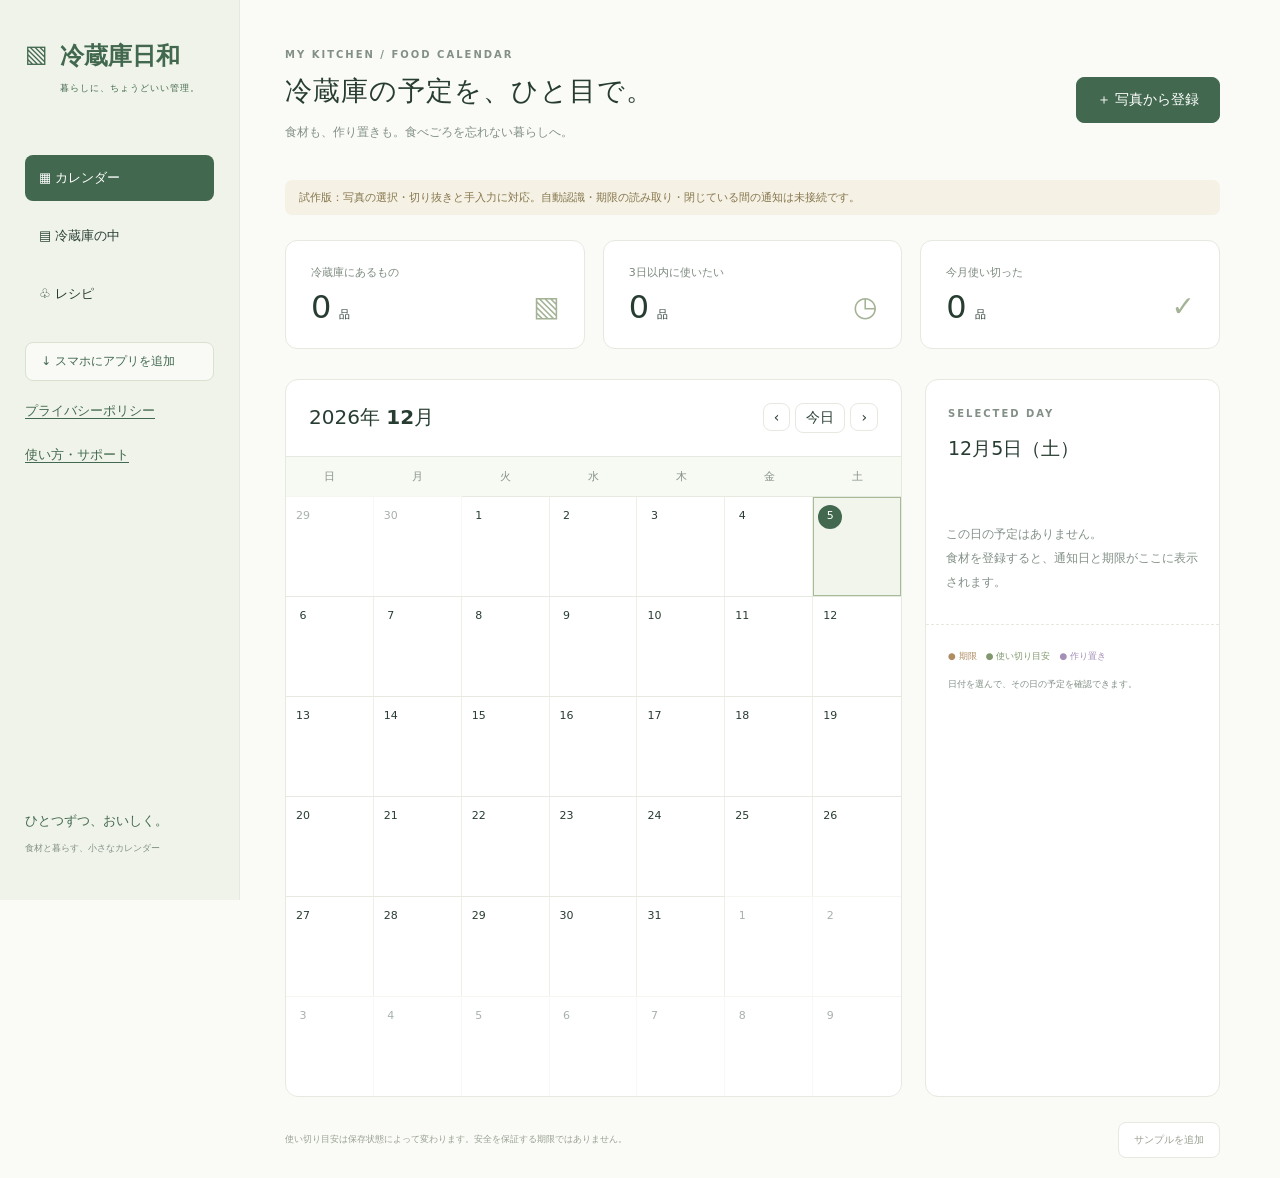
<file: index.html>
<!doctype html><html lang="ja"><head><meta charset="UTF-8"><meta name="viewport" content="width=device-width,initial-scale=1,viewport-fit=cover"><title>冷蔵庫日和｜食材カレンダー</title><link rel="stylesheet" href="style.css"><link rel="stylesheet" href="recipes.css"><meta name="application-name" content="冷蔵庫日和"><meta name="theme-color" content="#42694f"><meta name="apple-mobile-web-app-capable" content="yes"><meta name="apple-mobile-web-app-status-bar-style" content="default"><meta name="apple-mobile-web-app-title" content="冷蔵庫日和"><link rel="manifest" href="manifest.webmanifest" crossorigin="use-credentials"><link rel="apple-touch-icon" href="icons/apple-touch-icon.png?v=official-1"><link rel="icon" type="image/png" href="icons/icon-192.png?v=official-1"><link rel="stylesheet" href="mobile.css"></head><body><aside><a class="brand" href="#">▧ <span>冷蔵庫日和<small>暮らしに、ちょうどいい管理。</small></span></a><nav aria-label="メインナビゲーション"><button class="active" data-view="calendar">▦ カレンダー</button><button data-view="stock">▤ 冷蔵庫の中</button><button data-view="recipe">♧ レシピ</button></nav><button id="installApp" class="install-link">↓ スマホにアプリを追加</button><div class="app-help-links"><a href="privacy.html">プライバシーポリシー</a><a href="support.html">使い方・サポート</a></div><div class="aside-foot">ひとつずつ、おいしく。<br><small>食材と暮らす、小さなカレンダー</small></div></aside><main><header><div><span class="eyebrow">MY KITCHEN / FOOD CALENDAR</span><h1 id="heading">冷蔵庫の予定を、ひと目で。</h1><p>食材も、作り置きも。食べごろを忘れない暮らしへ。</p></div><button class="primary" id="add">＋ 写真から登録</button></header><div class="prototype">試作版：写真の選択・切り抜きと手入力に対応。自動認識・期限の読み取り・閉じている間の通知は未接続です。</div><section id="deviceNotice" class="device-notice" hidden><div><strong>iPhoneの端末通知</strong><p id="deviceNoticeStatus" role="status" aria-live="polite">通知の状態を確認しています。</p></div><button id="enableDeviceNotice" type="button">通知を有効にする</button></section><section id="storageNotice" class="device-notice" hidden><p id="storageNoticeStatus" role="status"></p><button id="retryStorage" type="button">再読み込み</button></section><section id="storageRecovery" class="storage-recovery" aria-labelledby="recoveryTitle" hidden>
<h2 id="recoveryTitle">食材データの復旧</h2>
<p id="recoveryStatus" role="status"></p>
<p id="recoveryDetails" hidden></p>
<button id="openRecovery" type="button" hidden>復元内容を確認</button>
<div id="confirmRecovery" hidden>
<p>バックアップの時点に戻すと、その後に登録・変更・削除した内容が失われたり、削除した記録が戻ったりすることがあります。すでに削除された写真は復元できません。</p>
<div class="actions"><button id="cancelRecovery" type="button">キャンセル</button><button id="restoreBackup" class="primary" type="button">バックアップから復元する</button></div>
</div>
</section><p id="recoveryResult" class="form-feedback" role="status" hidden></p><section class="stats"><article><span>冷蔵庫にあるもの</span><strong id="total">0<small>品</small></strong><i>▧</i></article><article><span>3日以内に使いたい</span><strong id="soon">0<small>品</small></strong><i>◷</i></article><article><span>今月使い切った</span><strong id="done">0<small>品</small></strong><i>✓</i></article></section><div class="workspace"><section id="content"></section><section class="day-panel"><div class="panel-title"><span class="eyebrow">SELECTED DAY</span><h2 id="dayTitle"></h2></div><div id="dayItems"></div><div class="hint">● 期限　<span>● 使い切り目安</span>　<em>● 作り置き</em><p>日付を選んで、その日の予定を確認できます。</p></div></section></div><footer>使い切り目安は保存状態によって変わります。安全を保証する期限ではありません。<button id="photoHistory" type="button" hidden>使い切った履歴を整理</button><button id="samples">サンプルを追加</button></footer></main><dialog id="register" aria-labelledby="registerTitle"><form id="form"><div class="modal-head"><div><span class="eyebrow">ADD TO YOUR FRIDGE</span><h2 id="registerTitle" tabindex="-1" autofocus>冷蔵庫に登録する</h2></div><button type="button" class="close" aria-label="登録画面を閉じる">×</button></div><p class="muted">写真で見つけて、名前を確認。</p><p id="registerFeedback" class="form-feedback" role="status" hidden></p><div class="photo-options"><label class="photo-choice primary-choice"><span class="photo-symbol" aria-hidden="true">◎</span><span>写真を撮る</span><input type="file" accept="image/*" capture="environment" id="camera" aria-label="カメラで写真を撮る"></label><label class="photo-choice"><span class="photo-symbol" aria-hidden="true">▧</span><span>写真を選ぶ</span><input type="file" accept="image/*" id="photo" aria-label="保存した写真を選ぶ"></label></div><button id="removeDraftPhoto" type="button" hidden>写真を外す</button><div id="photoArea" hidden><p class="muted" id="cropStatus" role="status">写真全体を使います。指で囲むと、その部分だけを登録します。</p><canvas id="crop" aria-label="写真をドラッグして切り抜く範囲を選択" aria-describedby="cropStatus"></canvas><button type="button" id="resetCrop">写真全体に戻す</button><img id="thumbnail" alt="登録する部分" hidden></div><label>種類<select id="kind"><option value="food">食材・パック商品</option><option value="dish">お皿・保存容器の料理</option></select></label><label>名前<input id="name" required maxlength="60" placeholder="例：キャベツ"></label><div id="foodFields"><label>使い切り目安の設定<select id="category"><option value="auto">食材名から自動で設定</option><option value="chicken">鶏肉（2日）</option><option value="pork">豚肉（3日）</option><option value="beef">牛肉（3日）</option><option value="mince">ひき肉（2日）</option><option value="fish">生魚（2日）</option><option value="seafood">えび・いか・貝類（2日）</option><option value="cabbage">キャベツ（7日）</option><option value="leaf">葉物野菜（3日）</option><option value="sprouts">もやし（2日）</option><option value="mushroom">きのこ（3日）</option><option value="root">根菜（7日）</option><option value="vegetable">その他の野菜（5日）</option><option value="egg">卵（7日）</option><option value="other">その他（3日）</option></select></label><p id="estimatePreview" class="muted" aria-live="polite"></p><p class="muted">新鮮な食材を冷蔵保存する場合の、早めに使うための目安です。購入から日数が経っている場合や開封・解凍後は適用できません。パッケージの期限・保存方法を優先してください。</p><details><summary>パッケージの期限を確認できる場合</summary><label>期限の表記<select id="deadlineType"><option value="best">賞味期限</option><option value="use">消費期限</option></select></label><label>確認した期限<input id="expiry" type="date"></label></details></div><label>登録日<input id="registered" type="date" required></label><p class="muted" id="dateHelp">使い切り目安と通知日は登録日から自動で設定します。</p><div class="modal-actions"><button class="primary wide" type="submit">登録する</button></div></form></dialog><dialog id="installDialog" aria-labelledby="installTitle"><div class="modal-head"><h2 id="installTitle">スマホにアプリを追加</h2><button id="closeInstall" type="button" class="close" aria-label="閉じる">×</button></div><img class="install-icon" src="icons/icon-192.png?v=official-1" alt="冷蔵庫日和"><div id="installGuide" class="install-guide"></div><button id="installAction" class="primary" hidden>インストール</button><p id="installStatus" role="status"></p><p class="muted">ホーム画面から専用の画面で起動できます。食材のデータはこの端末のブラウザー／アプリ内に保存され、別端末とは同期しません。</p></dialog><dialog id="expiryDialog" aria-labelledby="expiryTitle"><form id="expiryForm"><div class="modal-head"><h2 id="expiryTitle">期限を変更</h2><button id="closeExpiry" type="button" class="close" aria-label="閉じる">×</button></div><p id="expiryItemName"></p><label>期限の種類<select id="editExpiryType"><option value="estimate">使い切り目安</option><option value="use">消費期限</option><option value="best">賞味期限</option></select></label><label>期限の日付<input id="editExpiryDate" type="date" required></label><p class="muted">前日の日本時間9時に通知します。過去の通知予定は端末には再送しません。</p><div class="modal-actions"><button class="primary wide" type="submit">変更を保存</button></div></form></dialog><dialog id="deleteFoodDialog" aria-labelledby="deleteFoodTitle"><h2 id="deleteFoodTitle">登録を完全に削除しますか？</h2><p id="deleteFoodName"></p><p class="muted">登録と、他の食材が使っていない保存写真を削除します。この操作は元に戻せません。</p><div class="actions"><button id="cancelDeleteFood" type="button">キャンセル</button><button id="confirmDeleteFood" type="button">削除する</button></div></dialog><dialog id="photoHistoryDialog" aria-labelledby="photoHistoryTitle"><div class="modal-head"><h2 id="photoHistoryTitle">使い切った履歴</h2><button id="closePhotoHistory" type="button" class="close" aria-label="閉じる">×</button></div><p class="muted">履歴を残す間は写真も保持します。不要な登録を完全に削除できます。</p><div id="photoHistoryList"></div></dialog><div id="toast" role="status"></div><script src="recipes.js"></script><script src="recipe-library.js"></script><script src="food-policy.js"></script><script src="app.js"></script><script src="pwa.js"></script><script src="mobile-ui.js"></script></body></html>
</file>
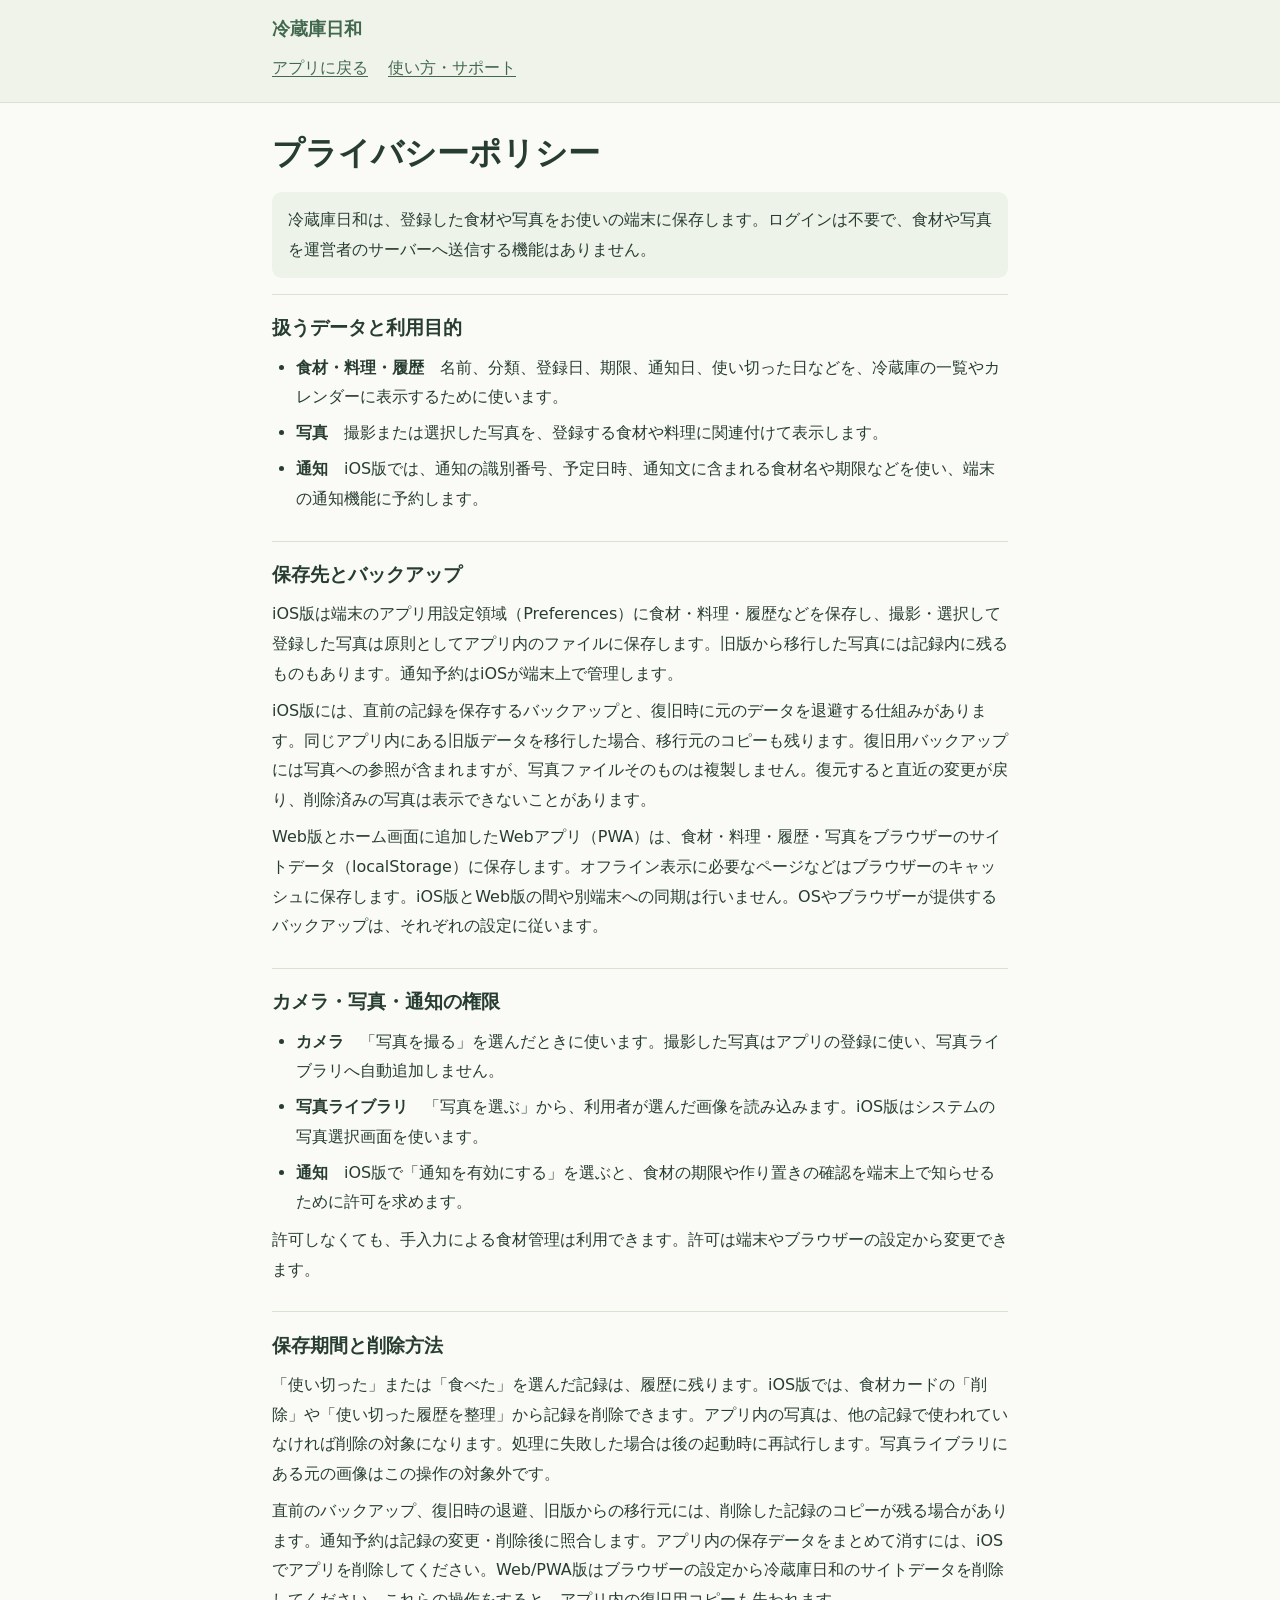
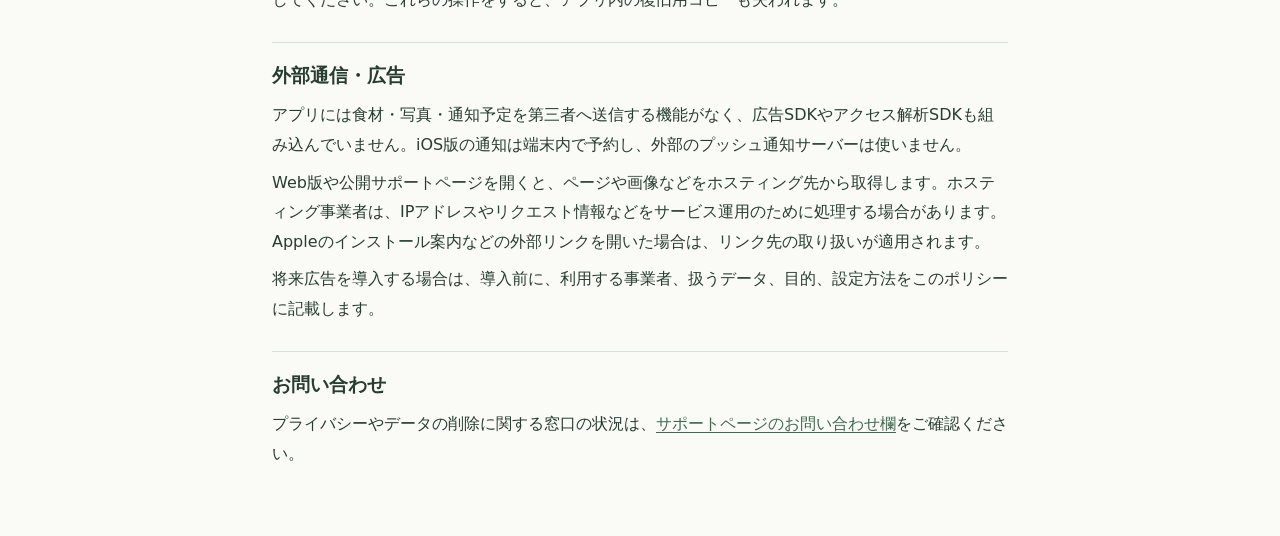
<file: privacy.html>
<!doctype html>
<html lang="ja">
<head>
  <meta charset="utf-8">
  <meta name="viewport" content="width=device-width, initial-scale=1, viewport-fit=cover">
  <meta name="application-name" content="冷蔵庫日和">
  <title>プライバシーポリシー｜冷蔵庫日和</title>
  <link rel="stylesheet" href="help.css">
</head>
<body>
  <header>
    <div class="wrap">
      <p class="brand">冷蔵庫日和</p>
      <nav aria-label="ページ案内">
        <a href="index.html">アプリに戻る</a>
        <a href="support.html">使い方・サポート</a>
      </nav>
    </div>
  </header>
  <main class="wrap">
    <h1>プライバシーポリシー</h1>
    <p class="intro">冷蔵庫日和は、登録した食材や写真をお使いの端末に保存します。ログインは不要で、食材や写真を運営者のサーバーへ送信する機能はありません。</p>

    <section>
      <h2>扱うデータと利用目的</h2>
      <ul>
        <li><strong>食材・料理・履歴</strong>　名前、分類、登録日、期限、通知日、使い切った日などを、冷蔵庫の一覧やカレンダーに表示するために使います。</li>
        <li><strong>写真</strong>　撮影または選択した写真を、登録する食材や料理に関連付けて表示します。</li>
        <li><strong>通知</strong>　iOS版では、通知の識別番号、予定日時、通知文に含まれる食材名や期限などを使い、端末の通知機能に予約します。</li>
      </ul>
    </section>

    <section>
      <h2>保存先とバックアップ</h2>
      <p>iOS版は端末のアプリ用設定領域（Preferences）に食材・料理・履歴などを保存し、撮影・選択して登録した写真は原則としてアプリ内のファイルに保存します。旧版から移行した写真には記録内に残るものもあります。通知予約はiOSが端末上で管理します。</p>
      <p>iOS版には、直前の記録を保存するバックアップと、復旧時に元のデータを退避する仕組みがあります。同じアプリ内にある旧版データを移行した場合、移行元のコピーも残ります。復旧用バックアップには写真への参照が含まれますが、写真ファイルそのものは複製しません。復元すると直近の変更が戻り、削除済みの写真は表示できないことがあります。</p>
      <p>Web版とホーム画面に追加したWebアプリ（PWA）は、食材・料理・履歴・写真をブラウザーのサイトデータ（localStorage）に保存します。オフライン表示に必要なページなどはブラウザーのキャッシュに保存します。iOS版とWeb版の間や別端末への同期は行いません。OSやブラウザーが提供するバックアップは、それぞれの設定に従います。</p>
    </section>

    <section>
      <h2>カメラ・写真・通知の権限</h2>
      <ul>
        <li><strong>カメラ</strong>　「写真を撮る」を選んだときに使います。撮影した写真はアプリの登録に使い、写真ライブラリへ自動追加しません。</li>
        <li><strong>写真ライブラリ</strong>　「写真を選ぶ」から、利用者が選んだ画像を読み込みます。iOS版はシステムの写真選択画面を使います。</li>
        <li><strong>通知</strong>　iOS版で「通知を有効にする」を選ぶと、食材の期限や作り置きの確認を端末上で知らせるために許可を求めます。</li>
      </ul>
      <p>許可しなくても、手入力による食材管理は利用できます。許可は端末やブラウザーの設定から変更できます。</p>
    </section>

    <section>
      <h2>保存期間と削除方法</h2>
      <p>「使い切った」または「食べた」を選んだ記録は、履歴に残ります。iOS版では、食材カードの「削除」や「使い切った履歴を整理」から記録を削除できます。アプリ内の写真は、他の記録で使われていなければ削除の対象になります。処理に失敗した場合は後の起動時に再試行します。写真ライブラリにある元の画像はこの操作の対象外です。</p>
      <p>直前のバックアップ、復旧時の退避、旧版からの移行元には、削除した記録のコピーが残る場合があります。通知予約は記録の変更・削除後に照合します。アプリ内の保存データをまとめて消すには、iOSでアプリを削除してください。Web/PWA版はブラウザーの設定から冷蔵庫日和のサイトデータを削除してください。これらの操作をすると、アプリ内の復旧用コピーも失われます。</p>
    </section>

    <section>
      <h2>外部通信・広告</h2>
      <p>アプリには食材・写真・通知予定を第三者へ送信する機能がなく、広告SDKやアクセス解析SDKも組み込んでいません。iOS版の通知は端末内で予約し、外部のプッシュ通知サーバーは使いません。</p>
      <p>Web版や公開サポートページを開くと、ページや画像などをホスティング先から取得します。ホスティング事業者は、IPアドレスやリクエスト情報などをサービス運用のために処理する場合があります。Appleのインストール案内などの外部リンクを開いた場合は、リンク先の取り扱いが適用されます。</p>
      <p>将来広告を導入する場合は、導入前に、利用する事業者、扱うデータ、目的、設定方法をこのポリシーに記載します。</p>
    </section>

    <section>
      <h2>お問い合わせ</h2>
      <p>プライバシーやデータの削除に関する窓口の状況は、<a href="support.html#contact">サポートページのお問い合わせ欄</a>をご確認ください。</p>
    </section>
  </main>
</body>
</html>
</file>
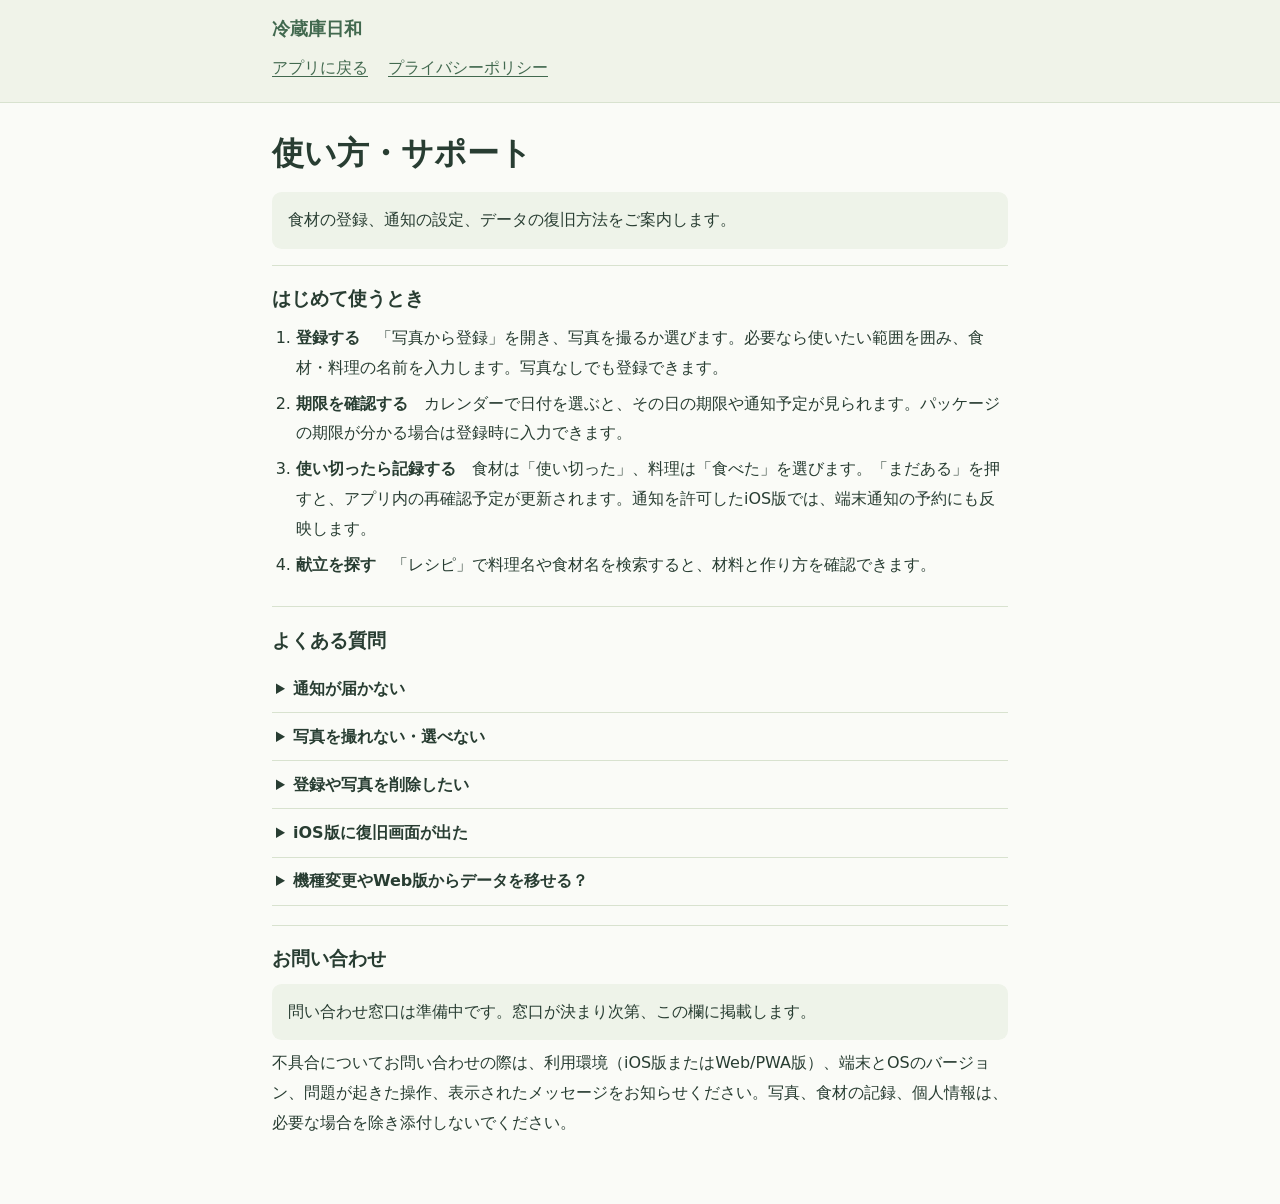
<file: support.html>
<!doctype html>
<html lang="ja">
<head>
  <meta charset="utf-8">
  <meta name="viewport" content="width=device-width, initial-scale=1, viewport-fit=cover">
  <meta name="application-name" content="冷蔵庫日和">
  <title>使い方・サポート｜冷蔵庫日和</title>
  <link rel="stylesheet" href="help.css">
</head>
<body>
  <header>
    <div class="wrap">
      <p class="brand">冷蔵庫日和</p>
      <nav aria-label="ページ案内">
        <a href="index.html">アプリに戻る</a>
        <a href="privacy.html">プライバシーポリシー</a>
      </nav>
    </div>
  </header>
  <main class="wrap">
    <h1>使い方・サポート</h1>
    <p class="intro">食材の登録、通知の設定、データの復旧方法をご案内します。</p>

    <section>
      <h2>はじめて使うとき</h2>
      <ol>
        <li><strong>登録する</strong>　「写真から登録」を開き、写真を撮るか選びます。必要なら使いたい範囲を囲み、食材・料理の名前を入力します。写真なしでも登録できます。</li>
        <li><strong>期限を確認する</strong>　カレンダーで日付を選ぶと、その日の期限や通知予定が見られます。パッケージの期限が分かる場合は登録時に入力できます。</li>
        <li><strong>使い切ったら記録する</strong>　食材は「使い切った」、料理は「食べた」を選びます。「まだある」を押すと、アプリ内の再確認予定が更新されます。通知を許可したiOS版では、端末通知の予約にも反映します。</li>
        <li><strong>献立を探す</strong>　「レシピ」で料理名や食材名を検索すると、材料と作り方を確認できます。</li>
      </ol>
    </section>

    <section>
      <h2>よくある質問</h2>
      <details>
        <summary>通知が届かない</summary>
        <p>iOS版の「通知を有効にする」を押し、端末の設定で冷蔵庫日和の通知を許可してください。食材は原則として期限の前日、作り置きは原則として登録の2日後に、日本時間の午前9時に予約します。すでに過ぎた日時は端末通知に予約しません。通知欄で予約状況を確認できます。Web/PWA版は、カレンダーで予定を確認できます。</p>
      </details>
      <details>
        <summary>写真を撮れない・選べない</summary>
        <p>端末の設定やブラウザーのサイト権限を確認してください。登録画面で、写真を使わず名前を入力することもできます。</p>
      </details>
      <details>
        <summary>登録や写真を削除したい</summary>
        <p>iOS版では、食材カードの「削除」または画面下の「使い切った履歴を整理」から削除できます。Web/PWA版で全データを消す場合は、ブラウザーの設定から冷蔵庫日和のサイトデータを削除します。復旧用のコピーや写真の扱いは、<a href="privacy.html">プライバシーポリシー</a>をご確認ください。</p>
      </details>
      <details>
        <summary>iOS版に復旧画面が出た</summary>
        <p>まず「再読み込み」を試してください。正常なバックアップがある場合は「復元内容を確認」から日時と件数を確認できます。復元すると直近の変更が戻ることがあります。写真ファイルが見つからない場合も、食材や履歴の記録は残ります。</p>
      </details>
      <details>
        <summary>機種変更やWeb版からデータを移せる？</summary>
        <p>アプリによる別端末への同期や、Web/PWA版とiOS版の間の移行機能はありません。iOS版の復旧用バックアップは同じアプリ内に保存されます。</p>
      </details>
    </section>

    <section id="contact">
      <h2>お問い合わせ</h2>
      <p class="intro">問い合わせ窓口は準備中です。窓口が決まり次第、この欄に掲載します。</p>
      <p>不具合についてお問い合わせの際は、利用環境（iOS版またはWeb/PWA版）、端末とOSのバージョン、問題が起きた操作、表示されたメッセージをお知らせください。写真、食材の記録、個人情報は、必要な場合を除き添付しないでください。</p>
    </section>
  </main>
</body>
</html>
</file>
<file: style.css>
:root{--green:#42694f;--ink:#283d32;--muted:#839087;--line:#e5e9df;--paper:#fafbf7}*{box-sizing:border-box}body{margin:0;background:var(--paper);font:14px system-ui,'Hiragino Sans','Yu Gothic',sans-serif;color:var(--ink)}button,input,select{font:inherit}button{cursor:pointer;border:1px solid var(--line);background:white;color:inherit;border-radius:8px;padding:10px 15px}button:hover{background:#eef3e9}button:focus-visible,a:focus-visible{outline:3px solid #b8c995;outline-offset:3px}aside{position:fixed;width:240px;inset:0 auto 0 0;background:#f0f3e9;border-right:1px solid var(--line);padding:40px 25px}.brand{display:flex;gap:12px;color:var(--green);text-decoration:none;font-size:24px;font-weight:700}.brand small{display:block;font-size:9px;font-weight:400;letter-spacing:1px;margin-top:10px}nav{display:grid;gap:12px;margin-top:60px}nav button{text-align:left;border:0;background:none;padding:14px;font-size:13px}nav .active{background:var(--green);color:white}nav b{float:right}.aside-foot{position:absolute;bottom:40px;color:var(--green);font-size:13px;line-height:2}.aside-foot small{font-size:9px;color:var(--muted)}main{max-width:1600px;margin-left:240px;padding:45px 45px 20px}header{display:flex;align-items:center;justify-content:space-between;gap:20px}.eyebrow{font-size:10px;letter-spacing:2px;color:var(--muted);font-weight:600}h1{font-size:27px;font-weight:500;letter-spacing:1px;margin:12px 0}header p,.muted{color:var(--muted);font-size:12px;line-height:1.9}.primary{background:var(--green);color:white;border-color:var(--green);padding:13px 20px}.primary:hover{background:#32573e}.prototype{font-size:11px;color:#85764c;background:#f5f1e5;padding:10px 14px;border-radius:7px;margin:24px 0}.stats{display:grid;grid-template-columns:repeat(3,1fr);gap:18px;margin:25px 0 30px}.stats article{position:relative;padding:22px 25px;border:1px solid var(--line);border-radius:12px;background:white}.stats span{font-size:11px;color:#7c897e}.stats strong{display:block;font-size:32px;font-weight:500;margin-top:8px}.stats small{font-size:11px;margin-left:8px}.stats i{position:absolute;right:24px;bottom:25px;color:#a4b296;font-style:normal;font-size:28px}.workspace{display:grid;grid-template-columns:minmax(0,1fr) 295px;gap:23px}#content,.day-panel{background:white;border:1px solid var(--line);border-radius:13px;overflow:hidden}.cal-head{display:flex;justify-content:space-between;align-items:center;padding:23px}.cal-head h2{margin:0;font-size:20px;font-weight:500}.cal-head button{padding:5px 10px;margin-left:5px}.week,.grid{display:grid;grid-template-columns:repeat(7,1fr)}.week{text-align:center;background:#f7f9f3;border-top:1px solid var(--line);color:#899489;font-size:11px;padding:12px 0}.cell{min-height:100px;border:0;border-top:1px solid var(--line);border-right:1px solid #edf0e9;border-radius:0;text-align:left;padding:8px 5px;display:flex;flex-direction:column;gap:4px;overflow:hidden}.cell:nth-child(7n){border-right:0}.cell .num{font-size:11px;align-self:flex-start;border-radius:50%;width:24px;height:24px;text-align:center;padding-top:4px}.cell.today .num{background:var(--green);color:white}.cell.selected{background:#f1f5eb;box-shadow:inset 0 0 0 1px #a8bb98}.cell.out{opacity:.4}.event{font-size:9px;background:#edf2e6;color:#60744f;border-radius:4px;padding:3px 5px;overflow:hidden;white-space:nowrap;text-overflow:ellipsis;max-width:100%}.event.explicit{background:#f8ede1;color:#a47b4d}.event.dish{background:#f0ebf5;color:#8a769f}.event.retry{border-left:2px solid #bd795c}.panel-title{padding:24px 22px 15px}.panel-title h2{font-size:19px;font-weight:500}.item{padding:18px 20px;border-top:1px solid var(--line)}.item-top{display:flex;align-items:center;gap:12px}.food-icon{width:45px;height:45px;border-radius:10px;background:#f3f5ed;display:grid;place-items:center;font-size:25px;object-fit:cover}.item h3{font-size:14px;margin:0 0 4px}.tag{font-size:9px;color:#8d997f}.item p{font-size:11px;line-height:1.9;color:#68796b}.actions{display:flex;gap:7px;margin-top:13px}.actions button{font-size:11px;padding:8px 10px}.actions button:first-child{background:#edf2e7;border-color:#edf2e7;color:#496e50}.hint{font-size:9px;color:#b08c64;padding:22px;line-height:2;border-top:1px dashed var(--line)}.hint span{color:#81986e}.hint em{font-style:normal;color:#a58fb7}.hint p{color:var(--muted);margin-top:10px}.empty{padding:30px 20px;color:var(--muted);font-size:12px;line-height:2}.list-title{font-weight:500;padding:20px;margin:0;font-size:18px}.stock-grid{display:grid;grid-template-columns:repeat(2,1fr)}footer{font-size:9px;color:#99a091;display:flex;justify-content:space-between;align-items:center;margin-top:25px;gap:15px}footer button{font-size:10px}dialog{border:0;border-radius:16px;box-shadow:0 25px 100px #1a332b33;width:520px;max-width:95vw;padding:28px;max-height:90vh}dialog::backdrop{background:#233d3455;backdrop-filter:blur(3px)}.modal-head{display:flex;justify-content:space-between;align-items:center}.modal-head h2{font-size:22px;font-weight:500}.close{font-size:24px;border:0}label{display:block;font-size:12px;margin:15px 0}input,select{display:block;width:100%;border:1px solid var(--line);padding:11px;border-radius:7px;background:white;color:var(--ink);margin-top:7px}.upload{border:1px dashed #aab99d;background:#f3f6ef;text-align:center;padding:20px;cursor:pointer}.upload input{font-size:11px}canvas{width:100%;touch-action:none;cursor:crosshair;border-radius:8px}#thumbnail{width:80px;height:80px;object-fit:cover;border-radius:8px}.wide{width:100%;margin-top:20px}summary{font-size:11px;color:var(--green);cursor:pointer}#toast{position:fixed;bottom:28px;left:50%;transform:translateX(-50%);background:#294c36;color:white;padding:13px 20px;border-radius:9px;display:none;box-shadow:0 5px 20px #0002;z-index:10}#toast button{font-size:11px;margin-left:12px;padding:4px 8px}@media(min-width:1500px){.cell{min-height:125px}}@media(max-width:1150px){aside{width:190px;padding:30px 18px}main{margin-left:190px;padding:30px 22px}.workspace{grid-template-columns:minmax(0,1fr)}.day-panel{margin-top:0}.cell{min-height:95px}}@media(max-width:650px){aside{position:static;width:auto;padding:18px;border:0}.brand{font-size:20px}.brand small,.aside-foot{display:none}nav{display:flex;margin:20px 0 0;gap:5px}nav button{padding:10px;font-size:11px}main{margin:0;padding:20px 12px}header{align-items:flex-start}h1{font-size:20px}header p{font-size:10px}header .primary{font-size:11px;padding:12px;white-space:nowrap}.eyebrow{font-size:8px}.stats{gap:7px;margin:18px 0}.stats article{padding:15px 10px}.stats span{font-size:9px}.stats strong{font-size:25px}.stats i{display:none}.cell{min-height:80px;padding:5px 2px}.event{font-size:8px;padding:3px}.cal-head{padding:17px 12px}.stock-grid{grid-template-columns:1fr}footer{align-items:flex-start;line-height:1.8}.prototype{font-size:10px}}
</file>
<file: recipes.css>
.recipe-mode{grid-template-columns:minmax(0,1fr)}.recipe-mode .day-panel{display:none}.recipe-mode #content{background:transparent;border:0;overflow:visible}.recipe-intro{padding:32px;background:#f0f4e9;border:1px solid #e1e8d9;border-radius:14px}.recipe-intro h2{font-size:27px;font-weight:500;margin:10px 0}.recipe-intro>p{color:#7b8c78;font-size:12px;margin-bottom:26px}.recipe-intro label{font-size:11px;color:#60765b}.search-row{display:flex;gap:10px}.search-row input{margin:0;flex:1;min-width:0;background:white;border-color:#d3dfca;padding:15px 18px}.search-row button{min-width:90px}.recipe-chips{display:flex;flex-wrap:wrap;gap:8px;margin-top:16px}.recipe-chips button{padding:7px 13px;font-size:11px;border-radius:20px;background:#fff9;border-color:#dae3d2;color:#637b59}.recipe-result-head{display:flex;justify-content:space-between;align-items:center;margin:26px 0 16px}.recipe-result-head h3{font-size:13px;font-weight:500;margin:0}.recipe-result-head span{font-size:10px;color:var(--muted)}#recipeResults{display:grid;gap:20px}.recipe-card{border:1px solid var(--line);background:white;border-radius:13px;padding:26px}.recipe-title{display:flex;gap:15px;align-items:center;border-bottom:1px solid var(--line);padding-bottom:20px}.recipe-icon{font-size:30px;width:57px;height:57px;display:grid;place-items:center;background:#f5f6ee;border-radius:12px}.recipe-title h3{font-size:20px;font-weight:500;margin:0 0 5px}.recipe-title p{font-size:11px;color:var(--muted);margin:0}.recipe-body{display:grid;grid-template-columns:minmax(190px,1fr) minmax(0,2fr);gap:35px;margin-top:20px}.recipe-body h4{font-size:12px;font-weight:600;margin:0 0 15px;color:var(--green)}.recipe-body dl{margin:0}.recipe-body dl>div{display:flex;justify-content:space-between;gap:15px;padding:8px 0;border-bottom:1px dashed var(--line);font-size:11px;line-height:1.7}.recipe-body dt{color:#647162}.recipe-body dd{margin:0;text-align:right;white-space:nowrap}.recipe-body ol{list-style:none;counter-reset:steps;padding:0;margin:0}.recipe-body li{position:relative;counter-increment:steps;padding:0 0 20px 35px;font-size:12px;line-height:2;color:#596c5a}.recipe-body li:before{content:counter(steps);position:absolute;left:0;top:2px;display:grid;place-items:center;width:23px;height:23px;background:#edf2e6;border-radius:50%;font-size:11px;color:var(--green)}.recipe-empty{padding:50px 20px;text-align:center;background:white;border:1px dashed #d4ddce;border-radius:12px}.recipe-empty h3{font-size:15px;font-weight:500}.recipe-empty p{font-size:12px;line-height:2;color:var(--muted)}@media(max-width:650px){.recipe-intro{padding:22px 18px}.recipe-intro h2{font-size:23px}.recipe-body{grid-template-columns:1fr;gap:24px}.recipe-card{padding:20px}.recipe-result-head span{display:none}.search-row{gap:7px}.search-row input{font-size:12px;padding:12px}.search-row button{min-width:65px;padding:12px}.recipe-title h3{font-size:18px}}
#recipeInput{font-size:16px}
html{overflow-y:scroll}
@supports (scrollbar-gutter:stable){html{overflow-y:auto;scrollbar-gutter:stable}}
</file>
<file: mobile.css>
.photo-options{display:grid;grid-template-columns:1fr 1fr;gap:12px;margin:20px 0}.photo-choice{position:relative;display:grid;place-items:center;gap:8px;background:#f1f5eb;border:1px solid #c8d5be;border-radius:12px;min-height:105px;padding:16px;cursor:pointer;margin:0;text-align:center;color:var(--green);font-size:13px}.photo-choice.primary-choice{background:var(--green);color:white;border-color:var(--green)}.photo-choice .photo-symbol{font-size:26px}.photo-choice input{position:absolute;width:1px;height:1px;opacity:0;padding:0;border:0;margin:0}.photo-choice:focus-within{outline:3px solid #b8c995;outline-offset:3px}.install-link{display:block;text-align:left;width:100%;background:#fff9;border:1px solid #d8e2cf;font-size:12px;margin-top:25px;color:var(--green)}.install-guide{font-size:13px;line-height:2;color:#647762}.install-guide ol{padding-left:24px}.install-guide li{margin-bottom:10px}.install-guide a{color:var(--green)}.install-guide .muted{font-size:11px}.install-icon{width:64px;height:64px;border-radius:14px;margin-bottom:15px}#installAction{width:100%;margin-top:14px}#installStatus{font-size:12px;color:var(--green);line-height:1.8;margin-top:12px}@media(max-width:650px){body{padding-top:env(safe-area-inset-top);padding-bottom:env(safe-area-inset-bottom)}aside{padding:18px 14px 12px}nav button{min-height:44px;flex:1;text-align:center}button{touch-action:manipulation}header{flex-wrap:wrap}header>div{width:100%}header #add{width:100%;font-size:14px;min-height:48px}h1{font-size:23px}header p{font-size:12px}.install-link{margin:12px 0 0;text-align:center;min-height:44px;font-size:12px}dialog{padding:22px 18px;max-height:calc(100dvh - 36px)}dialog input,dialog select{font-size:16px;min-height:44px}.close{min-width:44px;min-height:44px}.actions button{min-height:44px;font-size:12px}.cell{min-height:88px}.photo-choice{font-size:14px;min-height:115px}main{padding-bottom:calc(24px + env(safe-area-inset-bottom))}}
.install-link[hidden]{display:none}
.device-notice[hidden]{display:none}.device-notice{display:flex;align-items:center;justify-content:space-between;gap:14px;margin-top:20px;padding:16px;border:1px solid #d8e2cf;border-radius:10px;background:#f1f5eb}.device-notice strong{font-size:12px}.device-notice p{font-size:11px;line-height:1.8;margin:6px 0 0;color:#647762}.device-notice button{min-width:140px;min-height:44px;font-size:12px}.actions{flex-wrap:wrap}@media(max-width:650px){.device-notice{align-items:stretch;flex-direction:column}.device-notice button{width:100%}}
.history-row{display:flex;align-items:center;justify-content:space-between;gap:15px;padding:12px 0;border-bottom:1px solid var(--line)}#photoHistory[hidden],#removeDraftPhoto[hidden]{display:none}#photoHistory,#removeDraftPhoto{font-size:12px;min-height:44px}#removeDraftPhoto{margin-bottom:12px}

/* Shared dialog behavior, including desktop and larger accessibility text. */
:root{--safe-top:env(safe-area-inset-top,0px);--safe-right:env(safe-area-inset-right,0px);--safe-bottom:env(safe-area-inset-bottom,0px);--safe-left:env(safe-area-inset-left,0px)}
html{-webkit-text-size-adjust:100%;scroll-padding-bottom:100px}
body.modal-open{overflow:hidden}
body.modal-scroll-locked{position:fixed;left:0;right:0;width:100%}
dialog{overflow-y:auto;overscroll-behavior:contain;scrollbar-gutter:stable;scroll-padding-block:90px 85px}
dialog form{min-width:0}
dialog .modal-head{position:sticky;top:-28px;background:white;z-index:2;padding-block:8px;gap:12px}
dialog .modal-head h2{overflow-wrap:anywhere}
.modal-actions{position:sticky;bottom:-28px;background:white;padding:12px 0 max(12px,var(--safe-bottom));z-index:2;border-top:1px solid var(--line);margin-top:18px}
.modal-actions .wide{margin:0}
button:disabled{opacity:.55;cursor:wait}
button,input,select,summary{touch-action:manipulation}
input:focus-visible,select:focus-visible,summary:focus-visible{outline:3px solid #b8c995;outline-offset:2px}
#crop{display:block;width:auto;height:auto;max-width:100%;max-height:42svh;margin:12px auto;border:1px solid var(--line)}
#cropStatus{color:var(--green)}
.form-feedback{background:#f1f5eb;border:1px solid #c8d5be;color:var(--green);padding:12px;border-radius:8px;font-size:14px;line-height:1.8;overflow-wrap:anywhere}
#resetCrop{min-height:44px;margin-bottom:12px}
#thumbnail:not([hidden]){display:block;margin:8px 0}
.item-top>div{min-width:0}.item h3,.history-row span{overflow-wrap:anywhere}

@media(max-width:650px),(max-height:500px) and (pointer:coarse){
 body{padding:var(--safe-top) var(--safe-right) 0 var(--safe-left);font-size:16px}
 aside{position:static;width:auto;border:0;padding:18px 16px 10px}
 .brand{font-size:21px}.brand small,.aside-foot{display:none}
 aside nav{position:fixed;inset:auto 0 0;display:grid;grid-template-columns:repeat(3,minmax(0,1fr));gap:6px;margin:0;padding:8px max(10px,var(--safe-right)) calc(8px + var(--safe-bottom)) max(10px,var(--safe-left));background:#f0f3e9;border-top:1px solid #d8e2cf;z-index:5}
 nav button{padding:10px 3px;min-width:0;min-height:48px;text-align:center;font-size:13px;line-height:1.4}
 body.keyboard-open aside nav{visibility:hidden;pointer-events:none}
 .install-link{margin:12px 0 0;min-height:44px;font-size:13px;text-align:center}
 main{margin:0;padding:18px 12px calc(100px + var(--safe-bottom));min-width:0}
 header{flex-wrap:wrap;gap:12px}header>div{width:100%}header #add{width:100%;min-height:48px;font-size:16px}
 h1{font-size:clamp(21px,5.6vw,26px);letter-spacing:0}header p{font-size:13px}
 button{min-height:44px}input,select,dialog input,dialog select{font-size:16px;min-height:48px;min-width:0;max-width:100%}
 summary{font-size:14px;min-height:44px;padding-block:12px}
 label{font-size:14px}dialog .muted,.prototype{font-size:12px;line-height:1.9}
 .stats{gap:7px;margin:18px 0}.stats article{padding:15px 9px}.stats span{font-size:11px}.stats strong{font-size:28px}
 .workspace{grid-template-columns:minmax(0,1fr)}.day-panel{margin-top:0}.stock-grid{grid-template-columns:1fr}
 .cal-head{padding:12px 8px;gap:4px}.cal-head h2{font-size:18px;white-space:nowrap}.cal-head button{min-width:44px;min-height:44px;margin-left:2px;padding:5px 8px}
 .grid{grid-template-columns:repeat(7,minmax(0,1fr))}.cell{min-height:88px;min-width:0;padding:5px 2px}.cell .num{font-size:12px}.event{font-size:10px;padding:3px 2px}
 .item{padding:18px 16px}.item h3{font-size:16px}.item p{font-size:13px}.tag{font-size:11px}.actions{gap:8px}.actions button{font-size:14px;min-height:46px;flex:1 1 auto}
 .device-notice{flex-direction:column;align-items:stretch}.device-notice strong{font-size:14px}.device-notice p{font-size:13px}.device-notice button{font-size:14px;width:100%}
 footer{flex-wrap:wrap;font-size:11px;line-height:1.9}footer button{font-size:13px}
 dialog{position:fixed;inset:auto;top:calc(var(--visible-top,0px) + var(--safe-top) + 8px);left:50%;transform:translateX(-50%);margin:0;width:min(520px,calc(100% - var(--safe-left) - var(--safe-right) - 16px));max-width:none;max-height:calc(var(--visible-height,100dvh) - var(--safe-top) - var(--safe-bottom) - 16px);padding:18px 16px;scroll-padding-block:92px 90px}
 dialog .modal-head{top:-18px}dialog .modal-head h2{font-size:21px;margin:10px 0}.close{flex-shrink:0;min-width:44px;min-height:44px}
 .modal-actions{bottom:-18px}.modal-actions button{min-height:48px;font-size:16px}
 .photo-options{gap:10px;margin:16px 0}.photo-choice{font-size:15px;min-height:105px;padding:14px 8px}.photo-choice input{min-height:0}
 #photoHistory,#removeDraftPhoto{font-size:14px}
 #toast{bottom:calc(86px + var(--safe-bottom));width:max-content;max-width:calc(100% - var(--safe-left) - var(--safe-right) - 24px);font-size:14px;padding:12px 14px}#toast button{min-height:44px;font-size:13px}
 .recipe-intro{padding:22px 16px}.recipe-intro label,.recipe-intro>p{font-size:13px}.search-row input{font-size:16px}.recipe-chips button{font-size:13px;min-height:44px}
 .recipe-body{grid-template-columns:minmax(0,1fr);gap:24px}.recipe-card{padding:18px}.recipe-body li,.recipe-body dl>div{font-size:14px}.recipe-body h4{font-size:14px}.recipe-body dd{white-space:normal;overflow-wrap:anywhere}.recipe-title h3{overflow-wrap:anywhere}
}
@media(prefers-reduced-motion:reduce){*{scroll-behavior:auto!important}}
.storage-recovery{margin:16px 0;padding:18px;border:1px solid #d8e2cf;border-radius:12px;background:white}
.storage-recovery h2{margin:0 0 8px;font-size:18px}
.storage-recovery p{line-height:1.8}
.storage-recovery button{min-height:44px}
#confirmRecovery:not([hidden]){margin-top:16px;padding-top:8px;border-top:1px solid var(--line)}
.app-help-links{display:flex;flex-wrap:wrap;column-gap:12px;margin-top:8px}
.app-help-links a{display:inline-flex;align-items:center;min-height:44px;color:var(--green);font-size:13px;text-underline-offset:.2em}
@media(min-width:651px) and (max-height:650px) and (pointer:fine){
 aside{overflow-y:auto}
 .aside-foot{position:static;margin-top:24px}
}
</file>
<file: help.css>
:root {
  color-scheme: light;
  font: 100%/1.85 system-ui, "Hiragino Sans", "Yu Gothic", sans-serif;
  background: #fafbf7;
  color: #283d32;
  --green: #42694f;
  --border: #d8e2cf;
}
* { box-sizing: border-box; }
body { margin: 0; overflow-wrap: anywhere; }
.wrap {
  width: min(100%, 48rem);
  margin-inline: auto;
  padding-inline: max(1rem, env(safe-area-inset-left)) max(1rem, env(safe-area-inset-right));
}
header {
  padding-top: env(safe-area-inset-top);
  background: #f0f3e9;
  border-bottom: 1px solid var(--border);
}
header .wrap { padding-block: .75rem; }
.brand { margin: 0; color: var(--green); font-weight: 700; font-size: 1.15rem; }
nav { display: flex; flex-wrap: wrap; column-gap: 1.25rem; }
nav a { display: inline-flex; align-items: center; min-height: 44px; }
a { color: var(--green); text-underline-offset: .2em; }
a:focus-visible, summary:focus-visible { outline: 2px solid var(--green); outline-offset: 3px; }
main { padding-block: 1.75rem calc(2.5rem + env(safe-area-inset-bottom)); }
h1 { font-size: clamp(1.5rem, 5vw, 2rem); line-height: 1.4; margin: 0 0 1rem; }
h2 { font-size: 1.2rem; line-height: 1.5; margin: 0 0 .6rem; }
section { border-top: 1px solid var(--border); padding-block: 1.2rem; }
section p, section ul, section ol { margin: .5rem 0; }
ul, ol { padding-inline-start: 1.5rem; }
li + li { margin-top: .4rem; }
.intro { padding: .85rem 1rem; background: #eef3e9; border-radius: .6rem; }
details { border-bottom: 1px solid var(--border); }
summary { cursor: pointer; min-height: 44px; padding: .55rem .25rem; font-weight: 600; }
details p { padding: 0 .25rem .6rem; }
</file>
